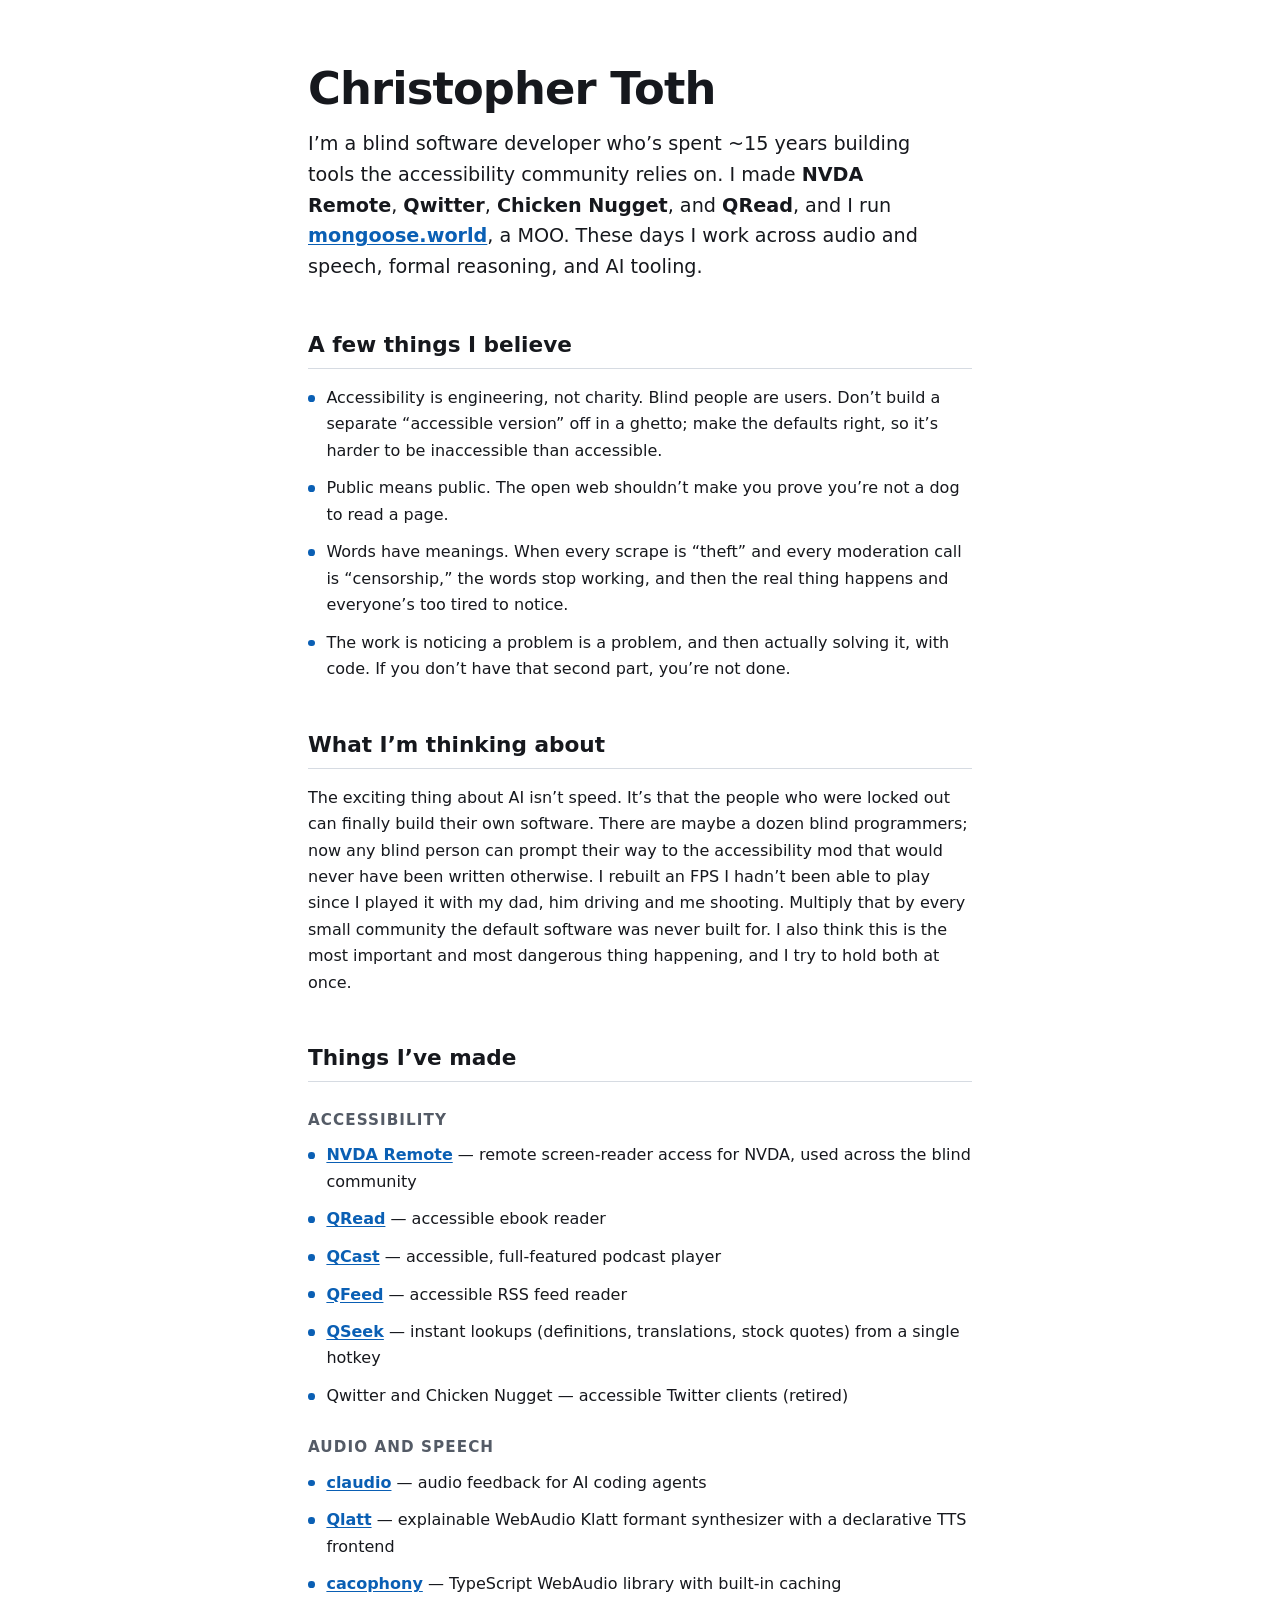
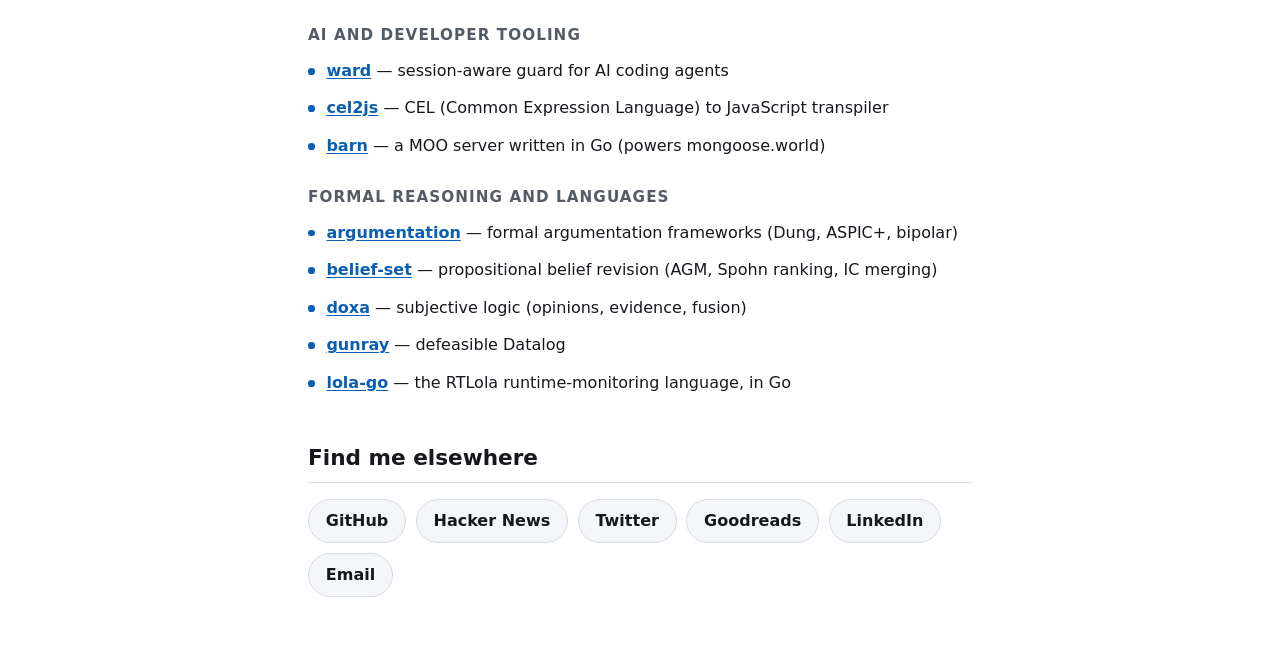
<file: index.html>
<!DOCTYPE html>
<html lang="en">
<head>
	<meta name="generator" content="Hugo 0.156.0">
    <meta charset="utf-8">
    <meta name="viewport" content="width=device-width, initial-scale=1">
    <title>Christopher Toth</title>
    <meta name="description" content="Christopher Toth — blind software developer. Maker of NVDA Remote, Qwitter, Chicken Nugget and QRead; runs the mongoose.world MOO.">
    <meta name="color-scheme" content="light dark">
    <meta name="theme-color" content="#0a5fb4" media="(prefers-color-scheme: light)">
    <meta name="theme-color" content="#0d1117" media="(prefers-color-scheme: dark)">
    <meta property="og:title" content="Christopher Toth">
    <meta property="og:type" content="website">
    <meta property="og:url" content="https://christoth.dev/">
    <meta property="og:description" content="Blind software developer. Maker of NVDA Remote, Qwitter, Chicken Nugget and QRead.">
    <link rel="canonical" href="https://christoth.dev/">
    <link rel="icon" href="/favicon.svg" type="image/svg+xml">
    <link rel="stylesheet" href="/css/main.css">
</head>


<body>
    <a class="skip-link" href="#main">Skip to content</a>

    <main id="main" class="page">
        <header class="intro">
            <h1>Christopher Toth</h1>
            <p class="bio">I&rsquo;m a blind software developer who&rsquo;s spent ~15 years building tools the accessibility community relies on. I made <strong>NVDA Remote</strong>, <strong>Qwitter</strong>, <strong>Chicken Nugget</strong>, and <strong>QRead</strong>, and I run <a href="https://mongoose.world"><strong>mongoose.world</strong></a>, a MOO. These days I work across audio and speech, formal reasoning, and AI tooling.</p>
        </header>

        <div class="projects">
            <h2 id="a-few-things-i-believe">A few things I believe</h2>
<ul>
<li>Accessibility is engineering, not charity. Blind people are users. Don&rsquo;t build a separate &ldquo;accessible version&rdquo; off in a ghetto; make the defaults right, so it&rsquo;s harder to be inaccessible than accessible.</li>
<li>Public means public. The open web shouldn&rsquo;t make you prove you&rsquo;re not a dog to read a page.</li>
<li>Words have meanings. When every scrape is &ldquo;theft&rdquo; and every moderation call is &ldquo;censorship,&rdquo; the words stop working, and then the real thing happens and everyone&rsquo;s too tired to notice.</li>
<li>The work is noticing a problem is a problem, and then actually solving it, with code. If you don&rsquo;t have that second part, you&rsquo;re not done.</li>
</ul>
<h2 id="what-im-thinking-about">What I&rsquo;m thinking about</h2>
<p>The exciting thing about AI isn&rsquo;t speed. It&rsquo;s that the people who were locked out can finally build their own software. There are maybe a dozen blind programmers; now any blind person can prompt their way to the accessibility mod that would never have been written otherwise. I rebuilt an FPS I hadn&rsquo;t been able to play since I played it with my dad, him driving and me shooting. Multiply that by every small community the default software was never built for. I also think this is the most important and most dangerous thing happening, and I try to hold both at once.</p>
<h2 id="things-ive-made">Things I&rsquo;ve made</h2>
<h3 id="accessibility">Accessibility</h3>
<ul>
<li><a href="https://nvdaremote.com">NVDA Remote</a> — remote screen-reader access for NVDA, used across the blind community</li>
<li><a href="https://getaccessibleapps.com/qread">QRead</a> — accessible ebook reader</li>
<li><a href="https://getaccessibleapps.com/qcast">QCast</a> — accessible, full-featured podcast player</li>
<li><a href="https://getaccessibleapps.com/qfeed">QFeed</a> — accessible RSS feed reader</li>
<li><a href="https://getaccessibleapps.com/qseek">QSeek</a> — instant lookups (definitions, translations, stock quotes) from a single hotkey</li>
<li>Qwitter and Chicken Nugget — accessible Twitter clients (retired)</li>
</ul>
<h3 id="audio-and-speech">Audio and speech</h3>
<ul>
<li><a href="https://claudio.click">claudio</a> — audio feedback for AI coding agents</li>
<li><a href="https://github.com/ctoth/Qlatt">Qlatt</a> — explainable WebAudio Klatt formant synthesizer with a declarative TTS frontend</li>
<li><a href="https://github.com/ctoth/cacophony">cacophony</a> — TypeScript WebAudio library with built-in caching</li>
</ul>
<h3 id="ai-and-developer-tooling">AI and developer tooling</h3>
<ul>
<li><a href="https://github.com/ctoth/ward">ward</a> — session-aware guard for AI coding agents</li>
<li><a href="https://github.com/ctoth/cel2js">cel2js</a> — CEL (Common Expression Language) to JavaScript transpiler</li>
<li><a href="https://github.com/MongooseMoo/barn">barn</a> — a MOO server written in Go (powers mongoose.world)</li>
</ul>
<h3 id="formal-reasoning-and-languages">Formal reasoning and languages</h3>
<ul>
<li><a href="https://github.com/ctoth/argumentation">argumentation</a> — formal argumentation frameworks (Dung, ASPIC+, bipolar)</li>
<li><a href="https://github.com/ctoth/belief-set">belief-set</a> — propositional belief revision (AGM, Spohn ranking, IC merging)</li>
<li><a href="https://github.com/ctoth/doxa">doxa</a> — subjective logic (opinions, evidence, fusion)</li>
<li><a href="https://github.com/ctoth/gunray">gunray</a> — defeasible Datalog</li>
<li><a href="https://github.com/ctoth/lola-go">lola-go</a> — the RTLola runtime-monitoring language, in Go</li>
</ul>

        </div>

        <section class="elsewhere" aria-labelledby="elsewhere-heading">
            <h2 id="elsewhere-heading">Find me elsewhere</h2>
            <ul class="links">
                
                
                <li><a href="https://github.com/ctoth">GitHub</a></li>
                
                
                
                <li><a href="https://news.ycombinator.com/user?id=ctoth">Hacker News</a></li>
                
                
                
                <li><a href="https://twitter.com/mongoose_q">Twitter</a></li>
                
                
                
                <li><a href="https://www.goodreads.com/user/show/2310035-christopher-toth">Goodreads</a></li>
                
                
                
                <li><a href="https://www.linkedin.com/in/christopher-toth-53b985184/">LinkedIn</a></li>
                
                
                
                <li><a href="mailto:q.alpha@gmail.com">Email</a></li>
                
            </ul>
        </section>
    </main>
</body>

</html>
</file>
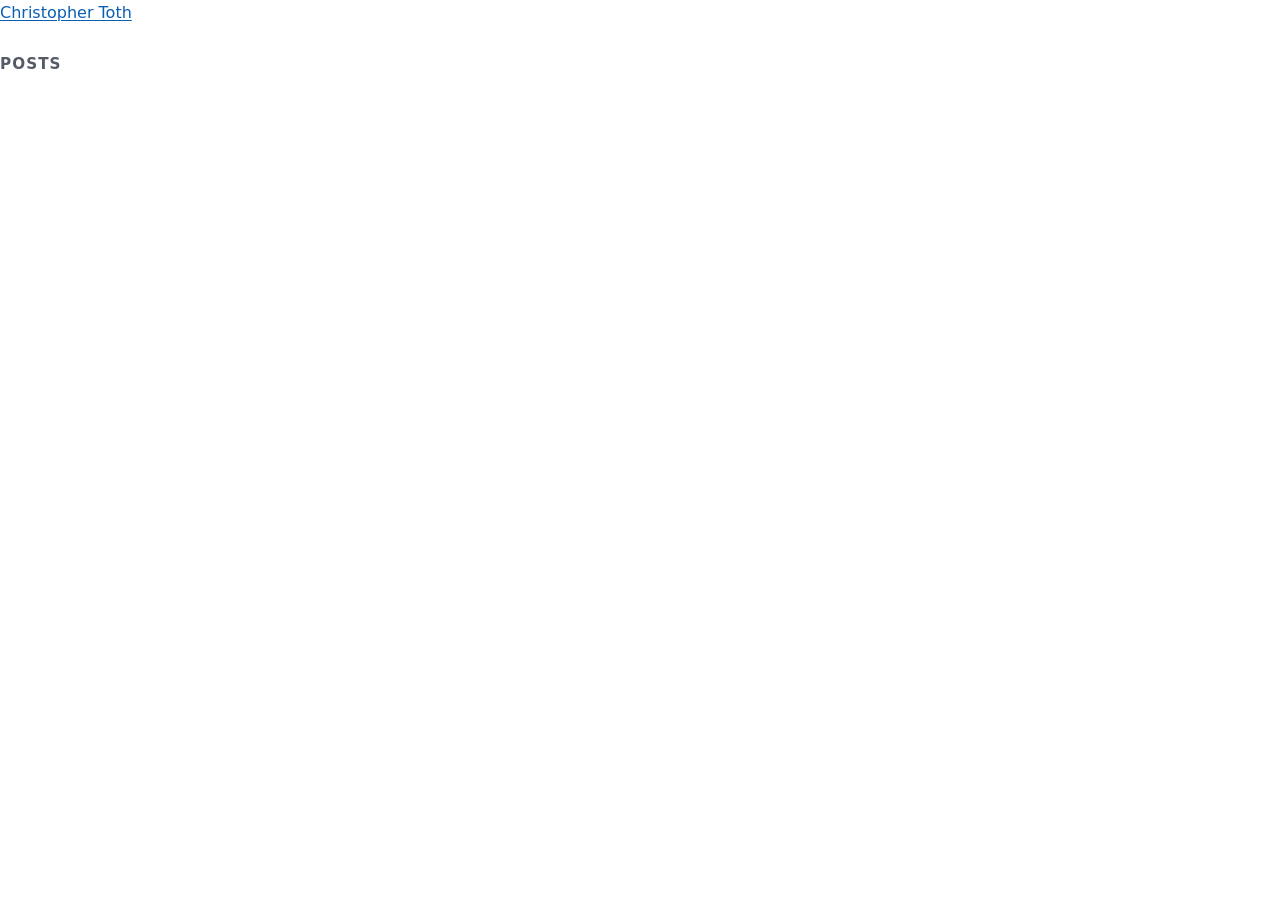
<file: categories/index.html>
<!DOCTYPE html>
<html>
<head>
    <meta charset="utf-8">
    <meta name="viewport" content="width=device-width, initial-scale=1">
    <title>Christopher Toth</title>
    <meta name="description" content="Christopher Toth — blind software developer. Maker of NVDA Remote, Qwitter, Chicken Nugget and QRead; runs the mongoose.world MOO.">
    <meta name="color-scheme" content="light dark">
    <meta name="theme-color" content="#0a5fb4" media="(prefers-color-scheme: light)">
    <meta name="theme-color" content="#0d1117" media="(prefers-color-scheme: dark)">
    <meta property="og:title" content="Christopher Toth">
    <meta property="og:type" content="website">
    <meta property="og:url" content="https://christoth.dev/">
    <meta property="og:description" content="Blind software developer. Maker of NVDA Remote, Qwitter, Chicken Nugget and QRead.">
    <link rel="canonical" href="https://christoth.dev/">
    <link rel="icon" href="/favicon.svg" type="image/svg+xml">
    <link rel="stylesheet" href="/css/main.css">
</head>


<body>
  <!DOCTYPE html>
<html>

<body>
  <header class="site-header">

    <div class="wrapper">
      <a class="muted small" href="https://christoth.dev/">Christopher Toth</a>
    </div>
  </header>
</body>

</html>


  <h3>Posts</h3>

  <div>

    
    
  </div>
</body>

</html>
</file>
<file: css/main.css>
/* christoth.dev — accessible, responsive, dark-mode-aware. No JS, no web fonts. */

:root {
    color-scheme: light dark;
    --bg: #ffffff;
    --surface: #f4f6f9;
    --text: #16181d;
    --muted: #545b66;
    --accent: #0a5fb4;
    --on-accent: #ffffff;
    --border: #d6dbe2;
    --focus: #0a5fb4;
}

@media (prefers-color-scheme: dark) {
    :root {
        --bg: #0d1117;
        --surface: #161b22;
        --text: #e6edf3;
        --muted: #9aa4b2;
        --accent: #6cb6ff;
        --on-accent: #07223c;
        --border: #2a313c;
        --focus: #6cb6ff;
    }
}

* { box-sizing: border-box; }

html { -webkit-text-size-adjust: 100%; }

body {
    margin: 0;
    background: var(--bg);
    color: var(--text);
    font: 1rem/1.65 system-ui, -apple-system, "Segoe UI", Roboto, Helvetica, Arial, sans-serif;
    -webkit-font-smoothing: antialiased;
}

.page {
    max-width: 44rem;
    margin: 0 auto;
    padding: clamp(2rem, 5vw, 4rem) 1.25rem 4rem;
}

/* Skip link: hidden until focused */
.skip-link {
    position: absolute;
    left: -9999px;
    top: 0;
    background: var(--accent);
    color: var(--on-accent);
    padding: .7rem 1rem;
    border-radius: 0 0 .4rem 0;
    z-index: 10;
    text-decoration: none;
    font-weight: 600;
}
.skip-link:focus { left: 0; }

h1 {
    font-size: clamp(2rem, 6vw, 2.8rem);
    line-height: 1.1;
    letter-spacing: -0.02em;
    margin: 0 0 1rem;
}

h2 {
    font-size: 1.35rem;
    margin: 2.75rem 0 1rem;
    padding-bottom: .35rem;
    border-bottom: 1px solid var(--border);
}

h3 {
    font-size: .95rem;
    text-transform: uppercase;
    letter-spacing: .07em;
    color: var(--muted);
    margin: 1.6rem 0 .6rem;
}

.bio {
    font-size: 1.2rem;
    line-height: 1.6;
    margin: 0;
    max-width: 40rem;
}
.bio strong { font-weight: 700; }

/* Text links: underlined (never colour-only) */
a {
    color: var(--accent);
    text-decoration: underline;
    text-underline-offset: 2px;
}
a:hover { text-decoration-thickness: 2px; }

/* Project lists */
.projects ul { list-style: none; margin: 0; padding: 0; }
.projects li {
    margin: 0 0 .7rem;
    padding-left: 1.15rem;
    position: relative;
}
.projects li::before {
    content: "";
    position: absolute;
    left: 0;
    top: .62em;
    width: .42rem;
    height: .42rem;
    border-radius: 50%;
    background: var(--accent);
}
.projects li a { font-weight: 650; }

/* "Find me elsewhere" — pill links, >=44px tap targets */
.links {
    list-style: none;
    margin: 1rem 0 0;
    padding: 0;
    display: flex;
    flex-wrap: wrap;
    gap: .6rem;
}
.links a {
    display: inline-flex;
    align-items: center;
    min-height: 44px;
    padding: .5rem 1.05rem;
    border: 1px solid var(--border);
    border-radius: 999px;
    background: var(--surface);
    color: var(--text);
    text-decoration: none;
    font-weight: 600;
}
.links a:hover { border-color: var(--accent); color: var(--accent); }

/* Strong, visible keyboard focus everywhere */
a:focus-visible,
.skip-link:focus {
    outline: 3px solid var(--focus);
    outline-offset: 2px;
    border-radius: 3px;
}

@media (prefers-reduced-motion: reduce) {
    * { transition: none !important; animation: none !important; scroll-behavior: auto !important; }
}
</file>
